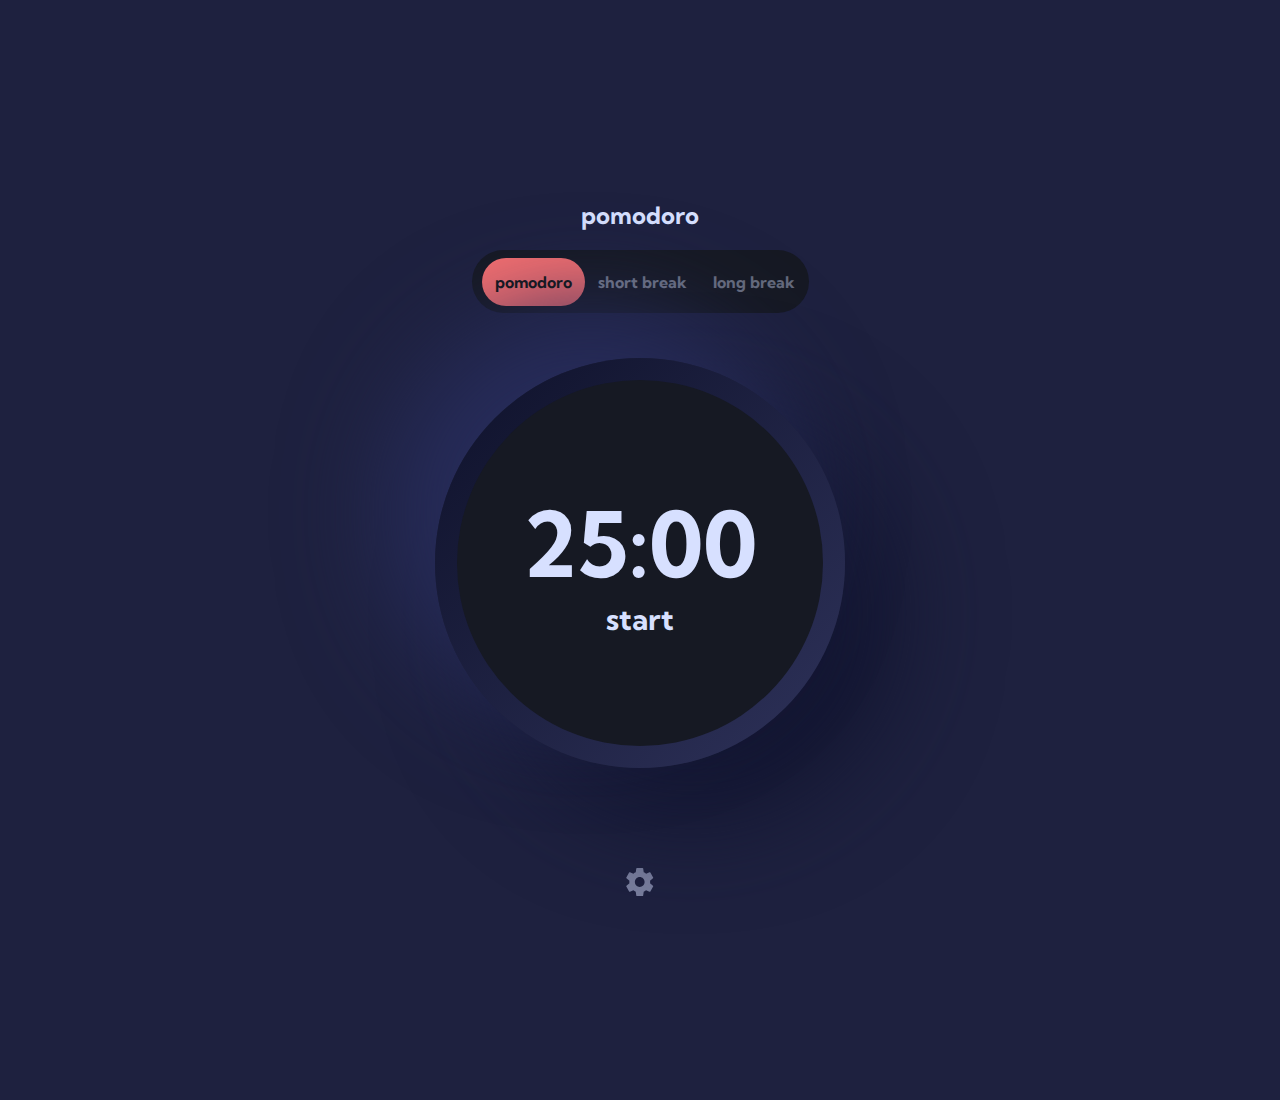
<file: index.html>
<html lang="en">
<head>
    <meta charset="UTF-8">
    <meta http-equiv="X-UA-Compatible" content="IE=edge">
    <meta name="viewport" content="width=device-width, initial-scale=1.0">
    <title>Pomodoro</title>
    <link rel="stylesheet" href="css/style.css">
    
</head>
<body>
    <div class="container">
        <h2>pomodoro</h2>

        <div class="nav">
            <ul>
                <li class="pointer active" onclick="timer.select('pomodoro')">pomodoro</li>
                <li class="pointer" onclick="timer.select('shortbreak')">short break</li>
                <li class="pointer" onclick="timer.select('longbreak')">long break</li>
            </ul>
            <div id="indicator"></div>
        </div>

        <section id="timer" class="center">
            <div id="outercircle">
                <div id="innercircle">
                    <svg id="ring">
                        <circle r="163" cx="50%" cy="50%"/>
                    </svg>
                </div>
                <div id="textcontainer">
                    <h1 id="time">00:00</h1>
                    <!-- default state is "start", however React will load all var data-->
                    <h3 id="action" onclick="action(this.innerText)">start</h3>
                </div>
            </div>
        </section>


        <section id="settings" class="center">
            <img class="pointer" src="assets/icon-settings.svg" />
          </section>
          <section id="settingscontainer">
            <div id="formouter">
              <form>
                <div id="settingsheader">
                  <h2>Settings</h2>
                  <img
                    src="assets/icon-close.svg"
                    id="close"
                    height="14px"
                    width="14px"
                    class="pointer"
                  />
                </div>
                <hr />
                <!-- 
                  Here be dragons.  This is basically what's happening in this blob
                  of code:
    
                  1. #settings<section> - time, font or color.
                  2. .inputs for the section to group them all,
                  3. .input for the individual input.
    
                  NOTE ON Number input types - Totally custom buttons and arrows needed
                  to match the figma file.  So I have
                  1. .inputbuttons which holds the replacement buttons.  They fire off
                      a function in index.js to handle incrementing/decrementing.
                -->
                <!-- Timer settings -->
                <div id="settingstime">
                  <h4>time (minutes)</h4>
                  <div id="inputs">
                    <div class="input">
                      <label for="pomodoro" class="body2">pomodoro</label>
                      <div class="inputnumber">
                        <!-- The actual input -->
                        <input
                          id="pomodoro"
                          type="number"
                          value="25"
                          class="body1"
                          min="0"
                        />
                        <!-- 
                          The nested replacement buttons
                          The button container
                        -->
                        <div class="inputbuttons">
                          <!-- 
                            The up and down arrows.
                          -->
                          <button type="button"  class="uparrow" onclick="inc('pomodoro')">
                            <img src="/assets/icon-arrow-up.svg" />
                          </button>
                          <button type="button"  class="downarrow" onclick="dec('pomodoro')">
                            <img src="/assets/icon-arrow-down.svg" />
                          </button>
                        </div>
                      </div>
                    </div>
                    <div class="input">
                      <label for="shortbreak" class="body2">short break</label>
                      <div class="inputnumber">
                        <input
                          id="shortbreak"
                          type="number"
                          value="5"
                          class="body1"
                          min="0"
                        />
                        <div class="inputbuttons">
                          <button type="button"  class="uparrow" onclick="inc('shortbreak')">
                            <img src="/assets/icon-arrow-up.svg" />
                          </button>
                          <button type="button"  class="downarrow" onclick="dec('shortbreak')">
                            <img src="/assets/icon-arrow-down.svg" />
                          </button>
                        </div>
                      </div>
                    </div>
                    <div class="input">
                      <label for="longbreak" class="body2">long break</label>
                      <div class="inputnumber">
                        <input
                          id="longbreak"
                          type="number"
                          value="15"
                          class="body1"
                          min="0"
                        />
                        <div class="inputbuttons">
                          <button type="button"  class="uparrow" onclick="inc('longbreak')">
                            <img src="/assets/icon-arrow-up.svg" />
                          </button>
                          <button type="button"  class="downarrow" onclick="dec('longbreak')">
                            <img src="/assets/icon-arrow-down.svg" />
                          </button>
                        </div>
                      </div>
                    </div>
                  </div>
                </div>
                <!-- Font Settings -->
                <div id="settingsfont">
                  <hr />
                  <div id="innerfont">
                    <h4>Font</h4>
                    <div class="circle font fontactive kumbh pointer">Aa</div>
                    <div class="circle font roboto pointer">Aa</div>
                    <div class="circle font mono pointer">Aa</div>
                  </div>
                </div>
                <!-- Color Settings -->
                <div id="settingscolor">
                  <hr />
                  <div id="innercolor">
                    <h4>Color</h4>
                    <div class="circle color orange coloractive pointer">
                      <img src="assets/icon-check.svg" />
                    </div>
                    <div class="circle color blue pointer">
                      <img src="assets/icon-check.svg" />
                    </div>
                    <div class="circle color purple pointer">
                      <img src="assets/icon-check.svg" />
                    </div>
                  </div>
                </div>
                <div id="settingsbutton">
                    <!-- type=button is another way of turning a button into a non-submit button -->
                  <button type="button" id="apply">apply</button>
                  <!-- 
                    This will act as the container for the apply button
                    color background that we can manipulate through settings.
                  -->
                  <div id="applybg"></div>
                </div>
              </form>
            </div>
    
            <div id="settingsoverlay"></div>
          </section>
    </div>
    
<!-- the order scripts are imported matters -->
    <script src="./js/timer.js"></script>
    <script src="./js/index.js"></script>
    <script src="./js/settings.js"></script>

</body>
</html>
</file>
<file: css/style.css>
@import url('https://fonts.googleapis.com/css2?family=Kumbh+Sans:wght@300;400;700&display=swap');

:root{
    --orange: #f87070;
    --cyan:#70f3f8;
    --purple:#d881f8;
    --light-blue:#d7e0ff;
    --dark-blue:#1e213f;
    --darker-blue:#161923;
    --white:#fff;
    --beige:#eff1fa;
}

*{
    padding:0;
    margin:0;
    box-sizing: border-box;
}

body{
    font-family: "Kumbh Sans", sans-serif;
    color: var(--light-blue);
    background-color: var(--dark-blue);
}



.container{
    display:flex;
    flex-direction:column;
    width:100%;
    align-items:center;
    margin-top:200px;

}

.container h2{
    margin-bottom:20px;
}

.nav{
     border-radius:50px;
     padding-left: 10px;
     width: 337px;
     height: 63px;
     background-color:var(--darker-blue);

}

.nav ul{
    list-style-type:none;
    display:flex;
    justify-content:space-around;
    align-items: center;
    height:100%;
    position: relative;
    z-index:99;    
}

/* The > selects the first level children rather than the first child. And nested elements will not be targeted
 */
.nav ul li{
    opacity: .4;
    transition: opacity 10ms ease-out;
    font-weight:700;
}

#indicator{
    background-color: var(--orange);
    border-radius: 50px;
    height: 48px;

    /* use calc because it is reactive */
    width:calc(95%/3);

    margin-top:-55px;
    transition:margin-left 300ms ease-out;
}

.pointer{
    /* makes it so you can't select the text in the button */
    user-select:none;
    cursor:pointer;
}

/* with a space means there is a child  */
.pointer.active{
    color: var(--darker-blue);
    opacity: 1;
}

#outercircle{
    position:relative;
    margin-top:45px;
    display:flex;
    align-items: center;
    width:410px;
    height: 410px;
    border-radius:50%;
    background: linear-gradient(315deg, #2e325a 0%, #0e112a 100%);
    box-shadow: -50px -50px 100px #272c5a, 50px 50px 100px #121530;
}

#innercircle{
    display:flex;
    margin:auto;
    width:366px;
    height: 366px;
    border-radius:50%;
    background-color:var(--darker-blue);

}

#ring{
    margin:auto;
    width: 339px;
    height: 339px;
    border-radius:50%;
}

#textcontainer{
    position:absolute;
    width:100%;
    text-align:center;
    font-size:45px;
}

#action{
    font-size:30px;

}

#ring circle{
    /* fill must not be within the svg, else the svg will override */
    fill:transparent;
    stroke:var(--orange);
    stroke-width:10;
    stroke-linecap:round;
    stroke-dasharray:1024,1024;
    stroke-dashoffset:0;
    /* rotate so that drawing starts at the top center */
    transform: rotate(-90deg);
    /* animation will occur when the stroke-dashoffset changes */
    transition: stroke-dashoffset 1200ms ease-out;
    /* animation will occur with the following center point */
    transform-origin: 50% 50%;
    /* do research on code below, which allows us to animate the stroke path */

}

/* Settings */
#settings {
    margin-top: 100px;
  }
  #settingscontainer {
    visibility: hidden;
    opacity: 0;
    z-index: 100;
    position: absolute;
    width: 100%;
    height: 100vh;
    transition: opacity ease-in 0.2s, visibility linear 0.5s;
  }
  /*
  DESIGN NOTE: 
  Form outer - sized to the window (because I have an overlay layer that has
  to sit ontop of the timer, I need another container that sits on top
  of THAT for the form.  The 'outer' is a div the size of the window.
  The 'inner' is the size of the actual settings form.
  */
  #formouter {
    pointer-events: none;
    position: absolute;
    z-index: 200;
    display: flex;
    width: 100%;
    height: 100vh;
  }
  #settingsheader {
    display: flex;
    justify-content: space-between;
    align-items: center;
    padding: 34px 40px;
  }
  #settingsheader > h2 {
    margin: 0;
    color: var(--darker-blue);
  }
  #settingstime {
    margin: 0 20px 0 40px;
  }
  #settingstime > h4 {
    display: flex;
    padding: 25px 0px;
    color: var(--darker-blue);
  }
  #settingsoverlay {
    pointer-events: auto;
    position: absolute;
    top: 0;
    width: 100%;
    height: 100vh;
    background: rgba(10, 12, 28, 0.5);
    z-index: 100;
  }
  #settingsfont {
    padding: 0 40px;
    margin: 24px 0;
    height: 40px;
    width: 100%;
    display: flex;
    flex-direction: column;
  }
  #settingsfont h4 {
    color: var(--darker-blue);
    margin-right: auto;
  }
  .circle {
    border-radius: 25px;
    margin-left: 16px;
    height: 40px;
    width: 40px;
    background-color: var(--beige);
    display: flex;
    align-items: center;
    justify-content: center;
    color: var(--darker-blue);
    user-select: none;
  }
  .fontactive {
    background-color: var(--darker-blue);
    color: var(--white);
  }
  .font:hover {
    border: 4px solid #fff;
    box-shadow: 0 0 2px #888;
  }
  .fontactive:hover {
    border: none;
    box-shadow: none;
  }
  #innerfont {
    margin: 24px 0;
    display: flex;
    align-items: center;
    height: 100%;
    width: 100%;
  }
  #settingscolor {
    padding: 24px 40px;
    padding-bottom: 60px;
    height: 40px;
    width: 100%;
    display: flex;
    flex-direction: column;
  }
  #settingscolor h4 {
    color: var(--darker-blue);
    margin-right: auto;
  }
  #innercolor {
    padding: 42px 0;
    display: flex;
    align-items: center;
    height: 100%;
    width: 100%;
  }
  #settingsbutton {
    margin-top: 90px;
    width: 100%;
    display: flex;
    align-items: center;
  }
  #apply {
    position: absolute;
    z-index: 140;
    bottom: -20px;
    left: calc(50% - 200px / 2);
    font-weight: bold;
    color: var(--white);
    text-transform: capitalize;
    font-size: 16px;
    height: 53px;
    width: 200px;
    background-color: transparent;
    border-radius: 50px;
    border-style: none;
    border: none;
    outline: none;
  }
  #apply:hover {
    background-color: rgba(255, 255, 255, 0.25);
  }
  #applybg {
    position: absolute;
    bottom: -20px;
    left: calc(50% - 200px / 2);
    font-weight: bold;
    height: 53px;
    width: 200px;
    background-color: var(--orange);
    border-radius: 50px;
    border-style: none;
    border: none;
    outline: none;
  }
  .color img {
    opacity: 0;
  }
  .coloractive img {
    opacity: 1;
  }
  .orange {
    background-color: var(--orange);
  }
  .blue {
    background-color: var(--cyan);
  }
  .purple {
    background-color: var(--purple);
  }
  .kumbh {
    font-family: "Kumbh Sans", sans-serif;
  }
  .roboto {
    font-family: "Roboto Slab", serif;
  }
  .mono {
    font-family: "Space Mono", monospace;
  }
  .inputs {
    display: flex;
  }
  .input {
    display: inline-flex;
    flex-direction: column;
    width: 140px;
    margin-right: 20px;
  }
  .input > label {
    color: var(--darker-blue);
    padding-bottom: 10px;
    opacity: 40%;
  }
  .input input {
    height: 48px;
    width: 80px;
    background-color: var(--beige);
    border: none;
    outline: none;
    appearance: text;
    color: var(--darker-blue);
  }
  /* 
    This is where we start working through the number inputs
    for the settings modal.  Lots of custom elements here!  Be warned!
  */
  /* Hide the up and down arrows. */
  .input input::-webkit-inner-spin-button,
  .input input::-webkit-outer-spin-button {
    -webkit-appearance: none;
    margin: 0;
  }
  .inputnumber {
    display: flex;
    background-color: var(--beige);
    justify-content: space-between;
    padding-left: 15px;
    padding-right: 15px;
    border-radius: 10px;
  }
  /* 
    Instead we're using input buttons to represent the up and
    down arrows.  They have to be in their own container and lined
    up next to the number input.
  */
  .inputbuttons {
    display: flex;
    flex-direction: column;
    background-color: var(--beige);
  }
  .inputbuttons button {
    flex-grow: 1;
    background-color: var(--beige);
    border: none;
    outline: none;
  }
  .inputbuttons button img {
    opacity: 0.25;
    transition: opacity 200ms ease-out;
  }
  .inputbuttons button img:hover {
    opacity: 1;
  }

  .center {
    margin-left: auto;
    margin-right: auto;
  }
  
  .body1 {
    font-weight: bold;
    font-size: 14px;
    line-height: 18px;
  }
  
  .body2 {
    font-weight: bold;
    font-size: 12px;
    line-height: 14px;
  }


  form {
    position: relative;
    pointer-events: auto;
    margin: auto;
    border-radius: 25px;
    width: 550px;
    background-color: var(--white);
}

  /* Collapse */
  
  
  
  
  
  /* Send a message to march-cohort-general */
</file>
